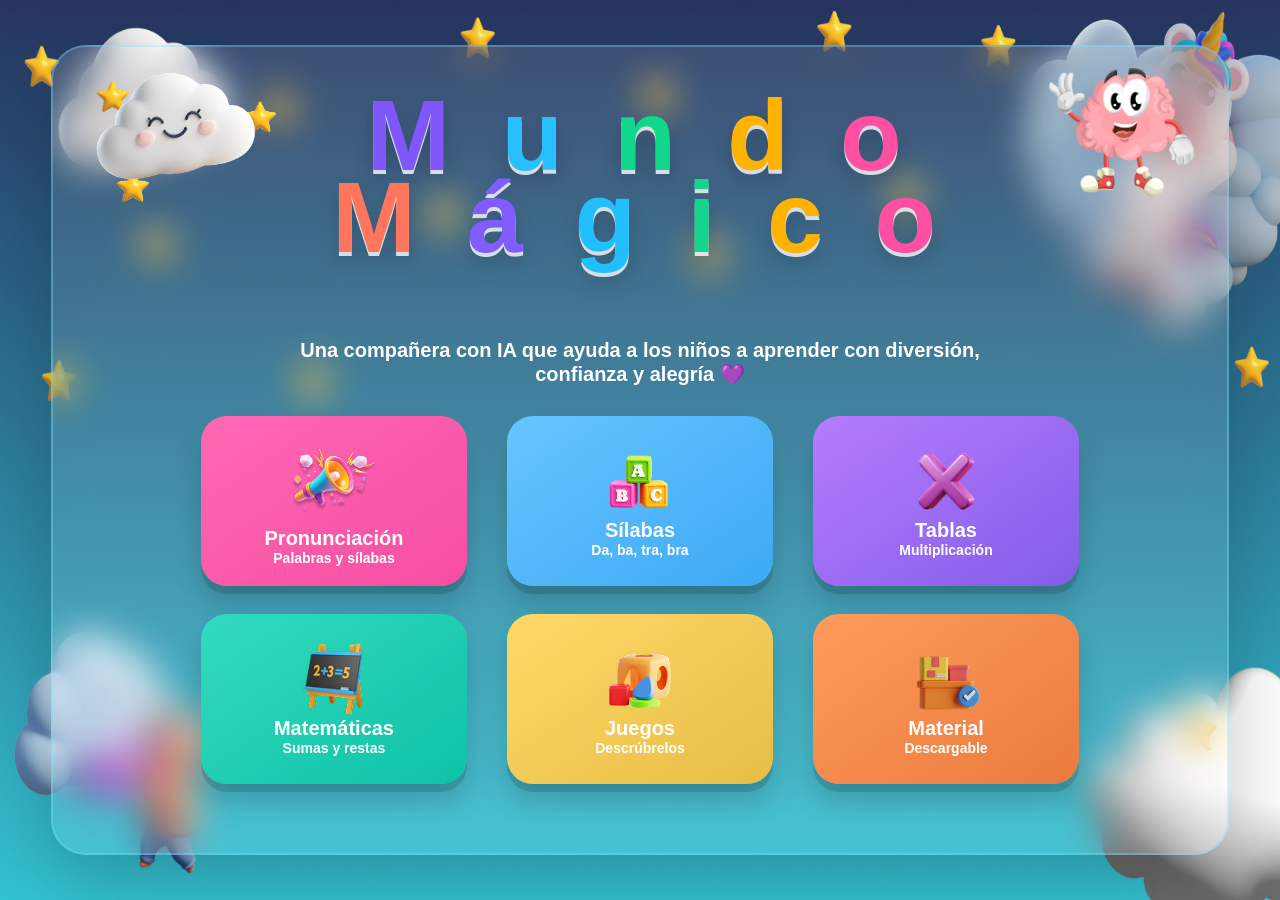
<file: index.html>
<!doctype html>
<html lang="es">

<head>
    <meta charset="UTF-8" />
    <meta name="viewport" content="width=device-width, initial-scale=1.0" />
    <title>MagiMente</title>
    <link rel="stylesheet" href="style.css" />
</head>

<body>
    <main class="app">
        <section id="menu" class="screen active home-screen">
            <div class="top-decoration">
                <img src="./assets/nube.png" class="cloud-img" />

                <div class="profile">
                    <img src="./assets/personaje.png" class="brain-img" />
                </div>
            </div>

            <header class="main-header">
                <h1 class="titulo-magico">
                    <span class="letra1">M</span>
                    <span class="letra2">u</span>
                    <span class="letra3">n</span>
                    <span class="letra4">d</span>
                    <span class="letra5">o</span>

                    <br />

                    <span class="letra6">M</span>
                    <span class="letra7">á</span>
                    <span class="letra8">g</span>
                    <span class="letra9">i</span>
                    <span class="letra10">c</span>
                    <span class="letra11">o</span>
                </h1>

                <p>
                    Una compañera con IA que ayuda a los niños a aprender con diversión, confianza y alegría 💜
                </p>
            </header>

            <div class="cards">
                <button class="card pink" onclick="abrirActividad('pronunciacion', 'pink')">
						<img
							src="./assets/bocina.png"
							class="card-image" />

						<h2>Pronunciación</h2>

						<p>Palabras y sílabas</p>
					</button>

                <button class="card blue" onclick="abrirActividad('silabas', 'blue')">
						<img src="./assets/silabas.png" class="card-image" />

						<h2>Sílabas</h2>

						<p>Da, ba, tra, bra</p>
					</button>

                <button class="card purple" onclick="abrirActividad('tablas', 'purple')">
						<img src="./assets/tabalas.png" class="card-image" />

						<h2>Tablas</h2>

						<p>Multiplicación</p>
					</button>

                <button class="card green" onclick="abrirActividad('matematicas', 'green')">
						<img
							src="./assets/mate.png"
							class="card-image" />

						<h2>Matemáticas</h2>

						<p>Sumas y restas</p>
					</button>

                <button class="card yellow" onclick="abrirMenuJuegos()">
						<img src="./assets/juegos.png" class="card-image" />

						<h2>Juegos</h2>

						<p>Descrúbrelos</p>
					</button>

                <button class="card orange" onclick="descargarMaterial()">
						<img src="./assets/archivos.png" class="card-image" />

						<h2>Material</h2>

						<p>Descargable</p>
					</button>
            </div>
        </section>


    </main>

    <script src="script.js"></script>
</body>

</html>
</file>
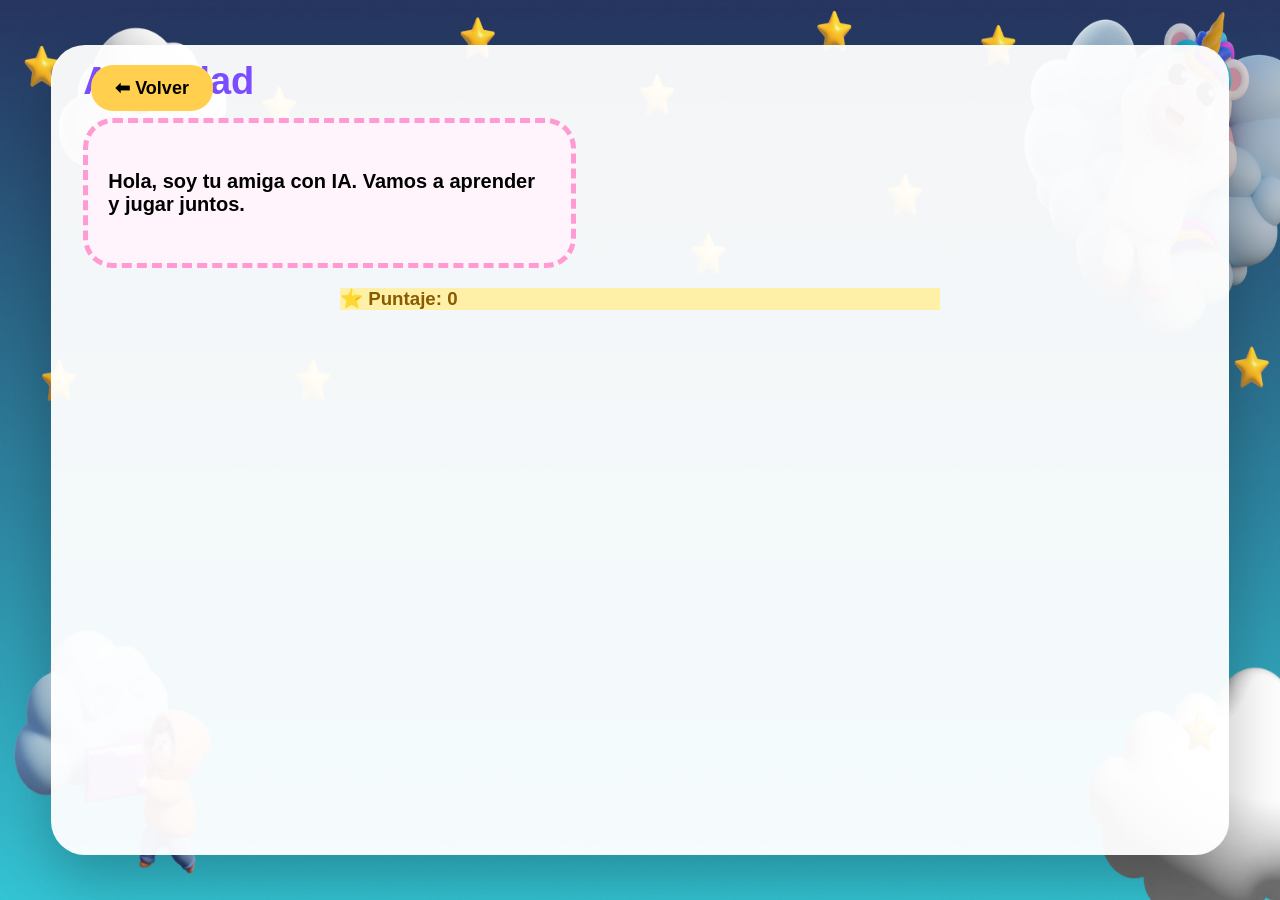
<file: activity.html>
<!doctype html>
<html lang="es">

<head>
    <meta charset="UTF-8" />
    <meta name="viewport" content="width=device-width, initial-scale=1.0" />
    <title>Actividad - MagiMente</title>
    <link rel="stylesheet" href="style.css" />
</head>

<body>
    <main class="app">
        <section id="actividad" class="screen activity-screen active">
            <button class="back" onclick="volverMenu()">⬅ Volver</button>

            <div class="contenedor-juego">
                <div class="lado-izquierdo">
                    <h2 id="tituloActividad">Actividad</h2>

                    <!-- Pantalla de selección de tablas -->
                    <div id="selectorTablas" class="table-selector" style="display: none;">
                        <p class="selector-titulo">Selecciona una tabla para aprender</p>
                        <div id="contenedorTablas" class="tablas-grid"></div>
                    </div>

                    <div id="pregunta" class="question">
                        Hola, soy tu amiga con IA. Vamos a aprender y jugar juntos.
                    </div>

                    <button id="botonEscuchar" class="boton-escuchar" style="display: none;" onclick="iniciarEscucha()">
                        🎤 Ahora dilo
                    </button>

                    <h3 id="respuesta" class="answer"></h3>
                </div>

                <div class="lado-derecho">
                    <div id="juegoOpciones" class="game-options"></div>
                </div>
            </div>

            <h3 id="puntaje" class="score">⭐ Puntaje: 0</h3>
        </section>

        <div id="pantallaGanaste" class="pantalla-ganaste oculta">
            <div id="confeti-container"></div>
            <div class="ganaste-contenido">
                <div class="ganaste-trofeo">🏆</div>
                <h1 class="ganaste-titulo">¡Felicidades!</h1>
                <p class="ganaste-subtitulo">¡Lo hiciste muy bien! 🎉✨</p>
                <button class="ganaste-btn" onclick="cerrarYVolverMenu()">🏠 Volver al menú</button>
            </div>
        </div>
    </main>

    <script src="script.js"></script>
    <script src="activity-script.js"></script>
</body>

</html>
</file>
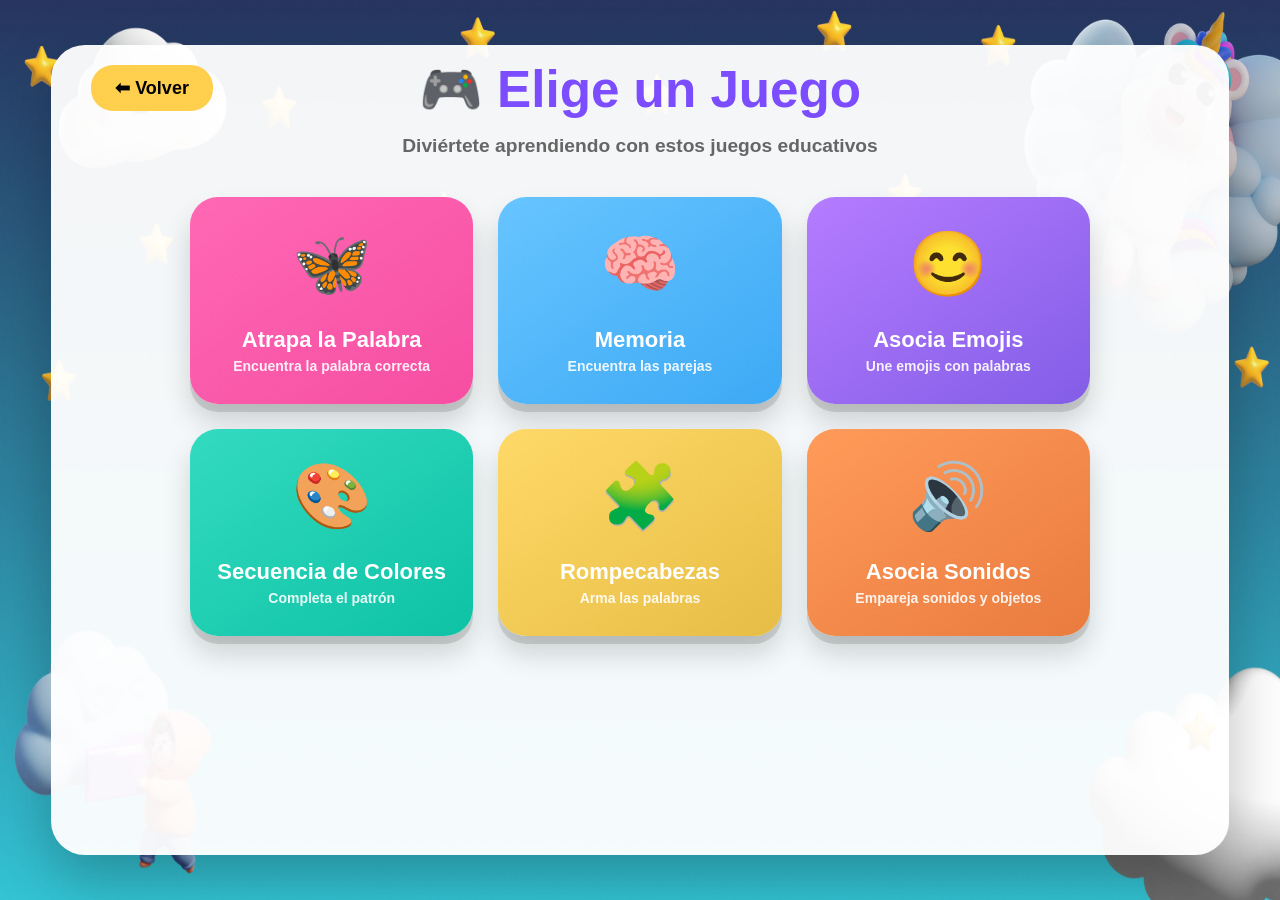
<file: games.html>
<!doctype html>
<html lang="es">

<head>
    <meta charset="UTF-8" />
    <meta name="viewport" content="width=device-width, initial-scale=1.0" />
    <title>Juegos - MagiMente</title>
    <link rel="stylesheet" href="style.css" />
</head>

<body>
    <main class="app">
        <section id="juegos" class="screen activity-screen active">
            <button class="back" onclick="window.close()">⬅ Volver</button>

            <header class="menu-header">
                <h1>🎮 Elige un Juego</h1>
                <p>Diviértete aprendiendo con estos juegos educativos</p>
            </header>

            <div class="juegos-grid">
                <button class="juego-card juego-atrapa" onclick="abrirJuego('juego', 'yellow')">
                    <div class="juego-icono">🦋</div>
                    <h3>Atrapa la Palabra</h3>
                    <p>Encuentra la palabra correcta</p>
                </button>

                <button class="juego-card juego-memoria" onclick="abrirJuego('memoria', 'blue')">
                    <div class="juego-icono">🧠</div>
                    <h3>Memoria</h3>
                    <p>Encuentra las parejas</p>
                </button>

                <button class="juego-card juego-emojis" onclick="abrirJuego('emojis', 'purple')">
                    <div class="juego-icono">😊</div>
                    <h3>Asocia Emojis</h3>
                    <p>Une emojis con palabras</p>
                </button>

                <button class="juego-card juego-colores" onclick="abrirJuego('colores', 'green')">
                    <div class="juego-icono">🎨</div>
                    <h3>Secuencia de Colores</h3>
                    <p>Completa el patrón</p>
                </button>

                <button class="juego-card juego-rompecabezas" onclick="abrirJuego('rompecabezas', 'orange')">
                    <div class="juego-icono">🧩</div>
                    <h3>Rompecabezas</h3>
                    <p>Arma las palabras</p>
                </button>

                <button class="juego-card juego-sonidos" onclick="abrirJuego('sonidos', 'pink')">
                    <div class="juego-icono">🔊</div>
                    <h3>Asocia Sonidos</h3>
                    <p>Empareja sonidos y objetos</p>
                </button>
            </div>
        </section>
    </main>

    <script>
        function abrirJuego(tipo, color) {
            window.open(`activity.html?tipo=${tipo}&color=${color}`, '_blank')
        }
    </script>
</body>

</html>
</file>
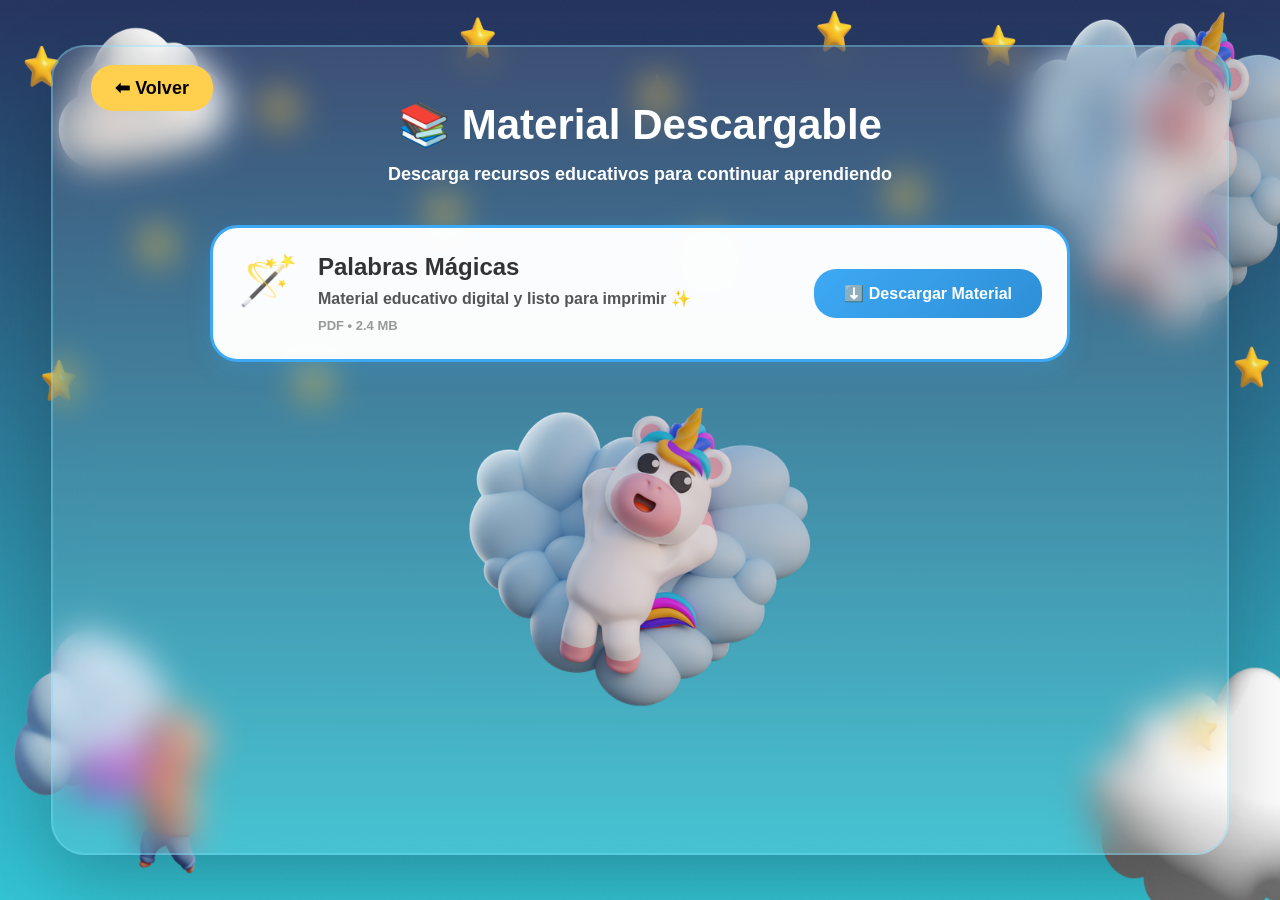
<file: material.html>
<!doctype html>
<html lang="es">

<head>
    <meta charset="UTF-8" />
    <meta name="viewport" content="width=device-width, initial-scale=1.0" />
    <title>Material Descargable - MagiMente</title>
    <link rel="stylesheet" href="style.css" />
</head>

<body>
    <main class="app">
        <section id="material" class="screen activity-screen active">
            <button class="back" onclick="window.close()">⬅ Volver</button>

            <div class="material-container">
                <h2>📚 Material Descargable</h2>
                <p class="material-subtitle">Descarga recursos educativos para continuar aprendiendo</p>

                <div class="material-lista">
                    <a href="https://example.com/guia-palabras.pdf" target="_blank" class="material-item">
                        <div class="material-info">
                            <div class="material-icon-large">🪄</div>
                            <div class="material-texto">
                                <h3>Palabras Mágicas</h3>
                                <p>Material educativo digital y listo para imprimir ✨</p>
                                <span class="material-tipo">PDF • 2.4 MB</span>
                            </div>
                        </div>
                        <div class="material-btn-grande">⬇️ Descargar Material</div>
                    </a>
                </div>

                <div class="mascota-container">
                    <img src="./assets/unicornio.png" alt="MagiMente" class="mascota-flotante">
                </div>
            </div>
        </section>


    </main>

    <script src="script.js"></script>
</body>

</html>
</file>
<file: style.css>
* {
    box-sizing: border-box;
}

body {
    margin: 0;
    width: 100vw;
    height: 100vh;
    font-family: 'Comic Sans MS', Arial, sans-serif;
    background: url('./assets/fondo.png');
    background-size: 100% 100%;
    background-position: center;
    background-repeat: no-repeat;
    display: flex;
    justify-content: center;
    align-items: center;
    overflow: hidden;
}

.app {
    width: 92vw;
    height: 90vh;
    max-width: 1700px;
}

.screen {
    display: none;
}

.screen.active {
    display: block;
}

.home-screen {
    position: relative;
    width: 100%;
    height: 100%;
    padding: 25px 70px 45px;
    border-radius: 35px;
    background: rgba(255, 255, 255, 0.1);
    backdrop-filter: blur(18px);
    box-shadow: inset 0 0 0 2px rgba(120, 220, 255, 0.35), 0 30px 80px rgba(0, 0, 0, 0.22);
    overflow: hidden;
    display: flex;
    flex-direction: column;
    justify-content: center;
}


/* Quitar nubes falsas */

.home-screen::before,
.home-screen::after {
    display: none;
}

.top-decoration {
    position: absolute;
    top: 15px;
    left: 35px;
    right: 35px;
    display: flex;
    justify-content: space-between;
    align-items: flex-start;
    z-index: 5;
}

.cloud-img {
    width: 190px;
    object-fit: contain;
    animation: flotarNube 5s ease-in-out infinite;
}

@keyframes flotarNube {
    0%,
    100% {
        transform: translateX(0) translateY(0);
    }
    50% {
        transform: translateX(25px) translateY(-15px);
    }
}

.profile {
    position: relative;
}

.brain-img {
    width: 145px;
    height: 145px;
    object-fit: contain;
    animation: rotarPersonaje 4s linear infinite;
}

@keyframes rotarPersonaje {
    0% {
        transform: rotate(0deg) scale(1);
    }
    50% {
        transform: rotate(8deg) scale(1.08);
    }
    100% {
        transform: rotate(0deg) scale(1);
    }
}


/* TÍTULO */

.main-header {
    text-align: center;
    position: relative;
    z-index: 4;
    margin-top: 19px;
    margin-bottom: 25px;
}

.titulo-magico {
    margin: 0;
    font-size: clamp(90px, 7vw, 130px);
    line-height: 0.82;
    font-weight: 900;
    letter-spacing: 14px;
    text-align: center;
    text-shadow: 0 4px 0 rgba(255, 255, 255, 0.8), 0 10px 20px rgba(0, 0, 0, 0.18);
}

.letra1 {
    color: #8057ff;
}

.letra2 {
    color: #26bfff;
}

.letra3 {
    color: #12d68c;
}

.letra4 {
    color: #ffb300;
}

.letra5 {
    color: #ff4fa3;
}

.letra6 {
    color: #ff765c;
}

.letra7 {
    color: #815cff;
}

.letra8 {
    color: #22bfff;
}

.letra9 {
    color: #13d68c;
}

.letra10 {
    color: #ffb300;
}

.letra11 {
    color: #ff4fa3;
}

.main-header p {
    margin: 90px auto 35px;
    max-width: 760px;
    font-size: clamp(22px, 1.8vw, 32px);
    line-height: 1.2;
    font-weight: 900;
    color: white;
}


/* TARJETAS */

.cards {
    position: relative;
    z-index: 4;
    width: 58%;
    margin: 39px auto 0 auto;
    display: grid;
    grid-template-columns: repeat(3, 1fr);
    gap: 28px 45px;
}

.card {
    min-height: 160px;
    border: none;
    border-radius: 26px;
    color: white;
    cursor: pointer;
    padding: 16px;
    text-align: center;
    display: flex;
    flex-direction: column;
    justify-content: center;
    align-items: center;
    box-shadow: 0 8px 0 rgba(0, 0, 0, 0.12), 0 18px 28px rgba(0, 0, 0, 0.16);
    transition: transform 0.2s ease, filter 0.2s ease;
}

.card:hover {
    transform: translateY(-8px) scale(1.03);
    filter: brightness(1.06);
}

.card-image {
    width: 75px;
    height: 75px;
    object-fit: contain;
    margin-bottom: 8px;
}

.pink .card-image {
    width: 90px;
    height: 90px;
}

.card h2 {
    margin: 5px 0 2px;
    font-size: clamp(18px, 1.4vw, 28px);
    color: white;
    font-weight: 900;
}

.card p {
    margin: 0;
    font-size: clamp(12px, 1vw, 18px);
    font-weight: 800;
    color: white;
}


/* Colores similares a tu captura */

.pink {
    background: linear-gradient(145deg, #ff68b4, #f64ea2);
}

.blue {
    background: linear-gradient(145deg, #67c5ff, #3da9f5);
}

.purple {
    background: linear-gradient(145deg, #b57cff, #835de7);
}

.green {
    background: linear-gradient(145deg, #33dbc0, #0ec2a5);
}

.yellow {
    background: linear-gradient(145deg, #ffd968, #e6bd45);
}

.orange {
    background: linear-gradient(145deg, #ff9b5a, #e97b3e);
}


/* ACTIVIDADES */

.activity-screen {
    width: 100%;
    min-height: 90vh;
    padding: 15px 32px 20px;
    border-radius: 34px;
    background: rgba(255, 255, 255, 0.95);
    box-shadow: 0 25px 60px rgba(0, 0, 0, 0.25);
    display: flex;
    flex-direction: column;
    overflow-y: auto;
    position: relative;
}

#material.activity-screen {
    background: rgba(255, 255, 255, 0.1);
    backdrop-filter: blur(18px);
    box-shadow: inset 0 0 0 2px rgba(120, 220, 255, 0.35), 0 30px 80px rgba(0, 0, 0, 0.22);
}

.contenedor-juego {
    display: grid;
    grid-template-columns: 1fr 1.2fr;
    gap: 30px;
    flex: 1;
    align-items: center;
}

.lado-izquierdo {
    display: flex;
    flex-direction: column;
    align-items: flex-start;
    justify-content: flex-start;
    gap: 15px;
}

.lado-derecho {
    display: flex;
    justify-content: center;
    align-items: center;
}

.activity-screen.pink {
    background: linear-gradient(135deg, rgba(255, 104, 180, 0.15), rgba(246, 78, 162, 0.15)), rgba(255, 255, 255, 0.95);
}

.activity-screen.blue {
    background: linear-gradient(135deg, rgba(103, 197, 255, 0.15), rgba(61, 169, 245, 0.15)), rgba(255, 255, 255, 0.95);
}

.activity-screen.purple {
    background: linear-gradient(135deg, rgba(181, 124, 255, 0.15), rgba(131, 93, 231, 0.15)), rgba(255, 255, 255, 0.95);
}

.activity-screen.green {
    background: linear-gradient(135deg, rgba(51, 219, 192, 0.15), rgba(14, 194, 165, 0.15)), rgba(255, 255, 255, 0.95);
}

.activity-screen.yellow {
    background: linear-gradient(135deg, rgba(255, 217, 104, 0.15), rgba(230, 189, 69, 0.15)), rgba(255, 255, 255, 0.95);
}

.activity-screen.orange {
    background: linear-gradient(135deg, rgba(255, 155, 90, 0.15), rgba(233, 123, 62, 0.15)), rgba(255, 255, 255, 0.95);
}

.back {
    border: none;
    background: #ffcf4d;
    padding: 12px 24px;
    border-radius: 22px;
    font-size: 18px;
    font-weight: 900;
    cursor: pointer;
    position: absolute;
    top: 20px;
    left: 40px;
}

#tituloActividad {
    font-size: 38px;
    color: #7c4dff;
    margin: 0;
    text-align: left;
}

#logros h2 {
    text-align: center;
    font-size: 38px;
    color: #7c4dff;
    margin: 0;
}

.question {
    background: #fff4fb;
    border: 5px dashed #ff9bd2;
    border-radius: 30px;
    padding: 20px;
    font-size: 20px;
    font-weight: 900;
    min-height: 150px;
    text-align: left;
    margin: 0;
    display: flex;
    align-items: center;
    justify-content: flex-start;
    width: 100%;
    max-width: 100%;
}


}
.answer,
.score {
    border-radius: 24px;
    padding: 16px;
    text-align: center;
    font-size: 22px;
}
.answer {
    background: #e9f7ff;
    color: #2364aa;
    margin: 0;
    display: none;
}
.score {
    background: #fff0a8;
    color: #8a5a00;
    margin: 20px auto 0 auto;
    width: 100%;
    max-width: 600px;
}
.game-options {
    display: flex;
    justify-content: center;
    align-items: center;
    width: 100%;
    gap: 15px;
    flex-wrap: wrap;
    margin: 0;
}
.option {
    border: none;
    background: white;
    border-radius: 24px;
    padding: 20px;
    font-size: 26px;
    font-weight: 900;
    color: #33235c;
    box-shadow: 0 10px 22px rgba(0, 0, 0, 0.12);
    cursor: pointer;
    transition: all 0.3s ease;
}
.option:hover {
    transform: translateY(-6px) scale(1.05);
    box-shadow: 0 14px 28px rgba(0, 0, 0, 0.18);
}
.option:active {
    transform: scale(0.98);
}
.option:disabled {
    cursor: not-allowed;
    opacity: 0.5;
}
.option span {
    display: block;
    font-size: 55px;
}

/* SELECTOR DE TABLAS */
.table-selector {
    width: 100%;
    padding: 0 20px;
}
.selector-titulo {
    text-align: center;
    font-size: 28px;
    color: #7c4dff;
    font-weight: 900;
    margin: 20px 0 30px;
}
.tablas-grid {
    display: grid;
    grid-template-columns: repeat(3, 1fr);
    gap: 25px;
    margin: 20px 0;
    max-width: 1000px;
    margin-left: auto;
    margin-right: auto;
}

/* SUMAS Y RESTAS - ESTILOS SEPARADOS */
.activity-screen.tipo-matematicas {
    display: flex !important;
    flex-direction: column !important;
    justify-content: center !important;
    align-items: center !important;
    min-height: 100% !important;
    padding: 0 !important;
    overflow-y: auto;
}
.activity-screen.tipo-matematicas .contenedor-juego {
    display: flex !important;
    flex-direction: column !important;
    justify-content: center !important;
    align-items: center !important;
    width: 100% !important;
    max-width: 600px;
    margin: 0 auto !important;
    min-height: auto !important;
    gap: 20px !important;
    padding-bottom: 30px;
}
.activity-screen.tipo-matematicas .lado-izquierdo {
    width: 100% !important;
    text-align: center !important;
    justify-content: center !important;
    align-items: center !important;
}
.activity-screen.tipo-matematicas .lado-derecho {
    width: 100% !important;
    margin-top: 0 !important;
}
.activity-screen.tipo-matematicas .question {
    padding: 25px 30px !important;
    min-height: auto !important;
    display: none !important;
    flex-direction: column !important;
    justify-content: center !important;
    align-items: center !important;
    line-height: 1.6 !important;
    gap: 15px !important;
    text-align: center !important;
    font-size: 22px !important;
}
.activity-screen.tipo-matematicas .question[style*="display: block"],
.activity-screen.tipo-matematicas .question[style*="display:block"] {
    display: block !important;
}
.activity-screen.tipo-matematicas #tituloActividad {
    font-size: 36px;
    margin-bottom: 20px;
}
.activity-screen.tipo-matematicas .score {
    margin: 5px auto 0 auto !important;
}

/* RESPONSIVE SUMAS Y RESTAS - MÓVIL */
@media (max-width: 480px) {
    .activity-screen.tipo-matematicas {
        min-height: auto;
        padding-top: 340px;
        padding-bottom: 80px;
        justify-content: flex-start;
    }
    
    .activity-screen.tipo-matematicas .contenedor-juego {
        max-width: 100%;
        padding: 20px 12px;
        margin-bottom: 30px;
    }
    
    .activity-screen.tipo-matematicas #tituloActividad {
        font-size: 24px;
        margin-bottom: 20px;
        margin-top: 80px;
    }
    
    .activity-screen.tipo-matematicas .question {
        font-size: 15px;
        padding: 25px 16px !important;
        gap: 15px !important;
        margin-bottom: 15px;
    }
    
    .activity-screen.tipo-matematicas .score {
        font-size: 13px;
        padding: 12px;
        margin-top: 8px !important;
        margin-bottom: 20px;
    }
}

/* RESPONSIVE SUMAS Y RESTAS - TABLET PEQUEÑA */
@media (min-width: 481px) and (max-width: 768px) {
    .activity-screen.tipo-matematicas {
        min-height: auto;
        padding-top: 150px;
        padding-bottom: 35px;
    }
    
    .activity-screen.tipo-matematicas .contenedor-juego {
        max-width: 95%;
        padding: 0 15px;
    }
    
    .activity-screen.tipo-matematicas #tituloActividad {
        font-size: 28px;
        margin-bottom: 18px;
        margin-top: 15px;
    }
    
    .activity-screen.tipo-matematicas .question {
        font-size: 17px;
        padding: 22px 22px !important;
        gap: 14px !important;
    }
    
    .activity-screen.tipo-matematicas .score {
        font-size: 14px;
        padding: 14px;
        margin-top: 5px !important;
    }
}

/* RESPONSIVE SUMAS Y RESTAS - TABLET */
@media (min-width: 769px) and (max-width: 1024px) {
    .activity-screen.tipo-matematicas {
        padding-top: 120px;
        padding-bottom: 70px;
    }
    
    .activity-screen.tipo-matematicas .contenedor-juego {
        max-width: 650px;
        padding: 25px 15px;
        margin-bottom: 30px;
    }
    
    .activity-screen.tipo-matematicas #tituloActividad {
        font-size: 32px;
        margin-bottom: 25px;
        margin-top: 20px;
    }
    
    .activity-screen.tipo-matematicas .question {
        font-size: 19px;
        padding: 32px 35px !important;
        gap: 18px !important;
        margin-bottom: 15px;
    }
    
    .activity-screen.tipo-matematicas .score {
        font-size: 16px;
        padding: 15px;
        margin-top: 10px !important;
        margin-bottom: 20px;
    }
}

/* RESPONSIVE SUMAS Y RESTAS - DESKTOP */
@media (min-width: 1025px) {
    .activity-screen.tipo-matematicas #tituloActividad {
        font-size: 36px;
        margin-bottom: 25px;
    }
    
    .activity-screen.tipo-matematicas .question {
        padding: 30px 35px !important;
        gap: 18px !important;
    }
    
    .activity-screen.tipo-matematicas .score {
        font-size: 18px;
        padding: 16px;
    }
}

/* RESPONSIVE TABLAS - MÓVIL */
@media (max-width: 768px) {
    .tablas-grid {
        grid-template-columns: repeat(3, 1fr);
        gap: 15px;
        margin: 15px 0;
    }
}
@media (max-width: 480px) {
    .tablas-grid {
        display: flex;
        flex-direction: row;
        overflow-x: auto;
        overflow-y: hidden;
        gap: 15px;
        margin: 15px auto;
        padding: 10px 0;
        width: 100%;
        scroll-behavior: smooth;
        -webkit-overflow-scrolling: touch;
    }
    
    .tablas-grid::-webkit-scrollbar {
        height: 6px;
    }
    
    .tablas-grid::-webkit-scrollbar-track {
        background: rgba(0, 0, 0, 0.1);
        border-radius: 10px;
    }
    
    .tablas-grid::-webkit-scrollbar-thumb {
        background: rgba(0, 0, 0, 0.3);
        border-radius: 10px;
    }
    
    .tabla-card {
        min-height: 150px;
        padding: 20px;
        min-width: calc(100% - 30px);
        flex-shrink: 0;
    }
    
    .tabla-numero {
        font-size: 48px;
        margin-bottom: 10px;
    }
    
    .tabla-label {
        font-size: 20px;
        font-weight: 900;
    }
}
.tabla-card {
    background: linear-gradient(135deg, #ff68b4, #f64ea2);
    border: none;
    border-radius: 24px;
    padding: 25px;
    cursor: pointer;
    display: flex;
    flex-direction: column;
    justify-content: center;
    align-items: center;
    min-height: 140px;
    box-shadow: 0 8px 0 rgba(0, 0, 0, 0.12), 0 18px 28px rgba(0, 0, 0, 0.16);
    transition: transform 0.2s ease, filter 0.2s ease;
    color: white;
    font-weight: 900;
}
.tabla-card:hover {
    transform: translateY(-8px) scale(1.05);
    filter: brightness(1.08);
}
.tabla-numero {
    font-size: 48px;
    margin-bottom: 8px;
}
.tabla-label {
    font-size: 14px;
    opacity: 0.95;
}
.tabla-card.tabla-todas {
    background: linear-gradient(145deg, #ff1493, #ff69b4);
    border: 3px solid rgba(255, 255, 255, 0.4);
}
.tabla-card.tabla-todas:hover {
    transform: translateY(-12px) scale(1.08);
    filter: brightness(1.12);
}
.tabla-card.tabla-1 {
    background: linear-gradient(145deg, #ff68b4, #f64ea2);
}
.tabla-card.tabla-2 {
    background: linear-gradient(145deg, #67c5ff, #3da9f5);
}
.tabla-card.tabla-3 {
    background: linear-gradient(145deg, #b57cff, #835de7);
}
.tabla-card.tabla-4 {
    background: linear-gradient(145deg, #33dbc0, #0ec2a5);
}
.tabla-card.tabla-5 {
    background: linear-gradient(145deg, #ffd968, #e6bd45);
}
.tabla-card.tabla-6 {
    background: linear-gradient(145deg, #ff9b5a, #e97b3e);
}
.tabla-card.tabla-7 {
    background: linear-gradient(145deg, #ff68b4, #f64ea2);
}
.tabla-card.tabla-8 {
    background: linear-gradient(145deg, #67c5ff, #3da9f5);
}
.tabla-card.tabla-9 {
    background: linear-gradient(145deg, #b57cff, #835de7);
}
.tabla-card.tabla-10 {
    background: linear-gradient(145deg, #33dbc0, #0ec2a5);
}

/* BOTONES DE OPERACIÓN (SUMA/RESTA) */
.operacion-btn {
    background: white;
    border: 3px solid #ddd;
    border-radius: 28px;
    padding: 25px;
    font-size: 20px;
    font-weight: 900;
    color: #333;
    cursor: pointer;
    display: flex;
    flex-direction: column;
    justify-content: center;
    align-items: center;
    min-height: 160px;
    box-shadow: 0 8px 20px rgba(0, 0, 0, 0.1);
    transition: all 0.3s ease;
    user-select: none;
    touch-action: none;
}
.operacion-btn:hover {
    transform: translateY(-8px) scale(1.05);
    box-shadow: 0 12px 30px rgba(0, 0, 0, 0.2);
    filter: brightness(0.98);
}
.operacion-btn:active {
    transform: translateY(-4px) scale(1.02);
}
.operacion-icon {
    font-size: 56px;
    margin-bottom: 10px;
    display: block;
}
.operacion-texto {
    font-size: 18px;
    display: block;
}
.suma-btn {
    border-color: #0ec2a5;
    background: linear-gradient(135deg, rgba(14, 194, 165, 0.1), rgba(14, 194, 165, 0.05));
}
.suma-btn:hover {
    background: linear-gradient(135deg, rgba(14, 194, 165, 0.2), rgba(14, 194, 165, 0.1));
    border-color: #0ec2a5;
    box-shadow: 0 12px 30px rgba(14, 194, 165, 0.3);
}
.resta-btn {
    border-color: #ff4fa3;
    background: linear-gradient(135deg, rgba(255, 79, 163, 0.1), rgba(255, 79, 163, 0.05));
}
.resta-btn:hover {
    background: linear-gradient(135deg, rgba(255, 79, 163, 0.2), rgba(255, 79, 163, 0.1));
    border-color: #ff4fa3;
    box-shadow: 0 12px 30px rgba(255, 79, 163, 0.3);
}
.mixto-btn {
    border-color: #8057ff;
    background: linear-gradient(135deg, rgba(128, 87, 255, 0.1), rgba(128, 87, 255, 0.05));
}
.mixto-btn:hover {
    background: linear-gradient(135deg, rgba(128, 87, 255, 0.2), rgba(128, 87, 255, 0.1));
    border-color: #8057ff;
    box-shadow: 0 12px 30px rgba(128, 87, 255, 0.3);
}

/* GRID DE OPERACIONES */
.operaciones-grid {
    display: grid;
    grid-template-columns: repeat(2, 1fr);
    gap: 20px;
    margin: 20px 0;
}
.operacion-card {
    background: white;
    border: 3px solid #ddd;
    border-radius: 24px;
    padding: 25px;
    font-size: 24px;
    font-weight: 900;
    color: #333;
    cursor: pointer;
    display: flex;
    flex-direction: column;
    justify-content: center;
    align-items: center;
    min-height: 140px;
    box-shadow: 0 6px 18px rgba(0, 0, 0, 0.1);
    transition: all 0.3s ease;
    user-select: none;
    touch-action: none;
}
.operacion-card:hover {
    transform: translateY(-6px) scale(1.04);
    box-shadow: 0 10px 26px rgba(0, 0, 0, 0.15);
}
.operacion-card:active {
    transform: translateY(-2px) scale(1.01);
}
.operacion-display {
    font-size: 32px;
    font-weight: bold;
    margin-bottom: 10px;
    color: #333;
}
.operacion-icon-card {
    font-size: 40px;
}
.suma-card {
    border-color: #0ec2a5;
    background: linear-gradient(135deg, rgba(14, 194, 165, 0.08), rgba(14, 194, 165, 0.02));
}
.suma-card:hover {
    background: linear-gradient(135deg, rgba(14, 194, 165, 0.15), rgba(14, 194, 165, 0.08));
    border-color: #0ec2a5;
    box-shadow: 0 10px 26px rgba(14, 194, 165, 0.25);
}
.resta-card {
    border-color: #ff4fa3;
    background: linear-gradient(135deg, rgba(255, 79, 163, 0.08), rgba(255, 79, 163, 0.02));
}
.resta-card:hover {
    background: linear-gradient(135deg, rgba(255, 79, 163, 0.15), rgba(255, 79, 163, 0.08));
    border-color: #ff4fa3;
    box-shadow: 0 10px 26px rgba(255, 79, 163, 0.25);
}
.operacion-selected {
    transform: scale(0.95);
    opacity: 0.6;
}

/* GRID DE RESPUESTAS */
.respuestas-grid {
    display: grid;
    grid-template-columns: repeat(3, 1fr);
    gap: 15px;
    margin: 20px 0;
}
.respuesta-btn {
    background: white;
    border: 3px solid #8057ff;
    border-radius: 20px;
    padding: 20px;
    font-size: 28px;
    font-weight: 900;
    color: #333;
    cursor: pointer;
    display: flex;
    justify-content: center;
    align-items: center;
    min-height: 100px;
    box-shadow: 0 6px 16px rgba(128, 87, 255, 0.15);
    transition: all 0.3s ease;
    user-select: none;
}
.respuesta-btn:hover {
    transform: translateY(-6px) scale(1.06);
    box-shadow: 0 10px 24px rgba(128, 87, 255, 0.3);
    background: linear-gradient(135deg, rgba(128, 87, 255, 0.08), rgba(128, 87, 255, 0.02));
}
.respuesta-btn:active {
    transform: translateY(-2px) scale(1.02);
}
.numero-respuesta {
    font-size: 36px;
    font-weight: bold;
}

/* MENÚ DE JUEGOS */
.menu-header {
    text-align: center;
    margin-bottom: 40px;
}
.menu-header h1 {
    margin: 0;
    font-size: clamp(32px, 4vw, 52px);
    color: #7c4dff;
    font-weight: 900;
}
.menu-header p {
    margin: 15px 0 0;
    font-size: clamp(16px, 1.5vw, 24px);
    color: #666;
    font-weight: 600;
}
.juegos-grid {
    display: grid;
    grid-template-columns: repeat(3, 1fr);
    gap: 25px;
    width: 100%;
    max-width: 900px;
    margin: 0 auto;
}
.juego-card {
    border: none;
    border-radius: 28px;
    padding: 30px 20px;
    cursor: pointer;
    display: flex;
    flex-direction: column;
    justify-content: center;
    align-items: center;
    min-height: 200px;
    box-shadow: 0 8px 0 rgba(0, 0, 0, 0.12), 0 18px 28px rgba(0, 0, 0, 0.16);
    transition: transform 0.3s ease, filter 0.3s ease;
    color: white;
    font-family: 'Comic Sans MS', Arial, sans-serif;
    font-weight: 900;
}
.juego-card:hover {
    transform: translateY(-12px) scale(1.05);
    filter: brightness(1.08);
}
.juego-icono {
    font-size: 64px;
    margin-bottom: 15px;
    display: block;
}
.juego-card h3 {
    margin: 10px 0 5px;
    font-size: 22px;
    color: white;
    text-align: center;
}
.juego-card p {
    margin: 0;
    font-size: 14px;
    color: rgba(255, 255, 255, 0.9);
    text-align: center;
}
.juego-atrapa {
    background: linear-gradient(145deg, #ff68b4, #f64ea2);
}
.juego-memoria {
    background: linear-gradient(145deg, #67c5ff, #3da9f5);
}
.juego-emojis {
    background: linear-gradient(145deg, #b57cff, #835de7);
}
.juego-colores {
    background: linear-gradient(145deg, #33dbc0, #0ec2a5);
}
.juego-rompecabezas {
    background: linear-gradient(145deg, #ffd968, #e6bd45);
}
.juego-sonidos {
    background: linear-gradient(145deg, #ff9b5a, #e97b3e);
}

/* RESPONSIVE JUEGOS MENU - MÓVIL */
@media (max-width: 480px) {
    #juegos {
        padding-top: 70px;
        padding-bottom: 60px;
        justify-content: flex-start;
    }
    
    .menu-header {
        margin-bottom: 25px;
        margin-top: 60px;
    }
    
    .menu-header h1 {
        font-size: 24px;
        margin-bottom: 10px;
    }
    
    .menu-header p {
        font-size: 14px;
        margin: 8px 0 0;
    }
    
    .juegos-grid {
        display: flex !important;
        flex-direction: column;
        flex-wrap: wrap;
        overflow-x: auto;
        -webkit-overflow-scrolling: touch;
        gap: 15px;
        max-width: 100%;
        padding: 0 12px 15px 12px;
        margin: 0 auto;
        height: 380px;
        align-content: flex-start;
    }
    
    .juego-card {
        min-height: 160px;
        padding: 20px 15px;
        border-radius: 20px;
        box-shadow: 0 4px 0 rgba(0, 0, 0, 0.1), 0 10px 20px rgba(0, 0, 0, 0.12);
        flex-basis: calc(100% - 30px);
        flex-shrink: 0;
        width: calc(100% - 30px);
    }
    
    .juego-icono {
        font-size: 48px;
        margin-bottom: 10px;
    }
    
    .juego-card h3 {
        font-size: 16px;
        margin: 8px 0 3px;
    }
    
    .juego-card p {
        font-size: 12px;
    }
    
    .juego-card:hover {
        transform: translateY(-6px) scale(1.03);
    }
}

/* RESPONSIVE JUEGOS MENU - TABLET PEQUEÑA */
@media (min-width: 481px) and (max-width: 768px) {
    #juegos {
        padding-top: 150px;
        padding-bottom: 50px;
        justify-content: flex-start;
    }
    
    .menu-header {
        margin-bottom: 30px;
    }
    
    .menu-header h1 {
        font-size: 28px;
    }
    
    .menu-header p {
        font-size: 16px;
    }
    
    .juegos-grid {
        grid-template-columns: repeat(2, 1fr);
        gap: 20px;
        max-width: 95%;
        padding: 0 15px;
    }
    
    .juego-card {
        min-height: 180px;
        padding: 25px 18px;
    }
    
    .juego-icono {
        font-size: 56px;
        margin-bottom: 12px;
    }
    
    .juego-card h3 {
        font-size: 18px;
        margin: 10px 0 4px;
    }
    
    .juego-card p {
        font-size: 13px;
    }
}

/* JUEGO DE MEMORIA */
.memoria-grid {
    display: grid;
    grid-template-columns: repeat(4, 1fr);
    gap: 16px;
    max-width: 550px;
    width: 100%;
    padding: 0;
    margin: 0;
    place-items: center;
}
.memoria-carta {
    aspect-ratio: 0.95;
    position: relative;
    background: linear-gradient(145deg, #67c5ff, #3da9f5);
    border: none;
    border-radius: 16px;
    cursor: pointer;
    display: flex;
    justify-content: center;
    align-items: center;
    font-size: 48px;
    font-weight: 900;
    min-height: 140px;
    perspective: 1000px;
    box-shadow: 0 8px 16px rgba(0, 0, 0, 0.15);
    transition: all 0.3s ease;
    overflow: hidden;
}
.memoria-carta:hover:not(.volteada) {
    transform: scale(1.08);
}
.memoria-cara-frontal,
.memoria-cara-trasera {
    position: absolute;
    width: 100%;
    height: 100%;
    display: flex;
    justify-content: center;
    align-items: center;
    border-radius: 16px;
    font-weight: 900;
    padding: 12px;
    box-sizing: border-box;
}
.memoria-cara-frontal {
    background: linear-gradient(145deg, #67c5ff, #3da9f5);
    color: white;
    z-index: 2;
    transition: opacity 0.3s ease;
    font-size: 48px;
}
.memoria-cara-trasera {
    background: white;
    color: #333;
    opacity: 0;
    z-index: 1;
    font-size: 20px;
    text-align: center;
    line-height: 1.2;
    word-break: break-word;
}
.memoria-emoji {
    font-size: 50px;
    display: block;
}
.memoria-carta.volteada {
    border: 4px solid #0ec2a5;
    box-shadow: 0 0 20px rgba(14, 194, 165, 0.6), 0 8px 16px rgba(0, 0, 0, 0.15);
}
.memoria-carta.volteada .memoria-cara-frontal {
    opacity: 0;
}
.memoria-carta.volteada .memoria-cara-trasera {
    opacity: 1;
}

/* PORTÁTILES PEQUEÑOS */
@media (max-width: 1366px) and (min-width: 1025px) {
    .home-screen {
        padding: 30px 40px 50px;
    }
    
    .cards {
        width: 80%;
        gap: 28px 40px;
        margin: 30px auto 0 auto;
    }
    
    .card {
        min-height: 170px;
        padding: 18px;
        border-radius: 26px;
        display: flex;
        flex-direction: column;
        justify-content: center;
        align-items: center;
    }
    
    .card h2 {
        margin: 0;
        font-size: 20px;
    }
    
    .card p {
        margin: 0;
        font-size: 14px;
    }
    
    .card-image {
        width: 75px;
        height: 75px;
        margin: 0;
    }
    
    .pink .card-image {
        width: 90px;
        height: 90px;
    }
    
    .titulo-magico {
        font-size: 100px;
        letter-spacing: 12px;
    }
    
    .main-header p {
        font-size: 20px;
        margin: 80px auto 30px;
    }
}

/* TABLET - IPAD */
@media (max-width: 1024px) and (min-width: 768px) {
    body {
        height: auto;
        min-height: 100vh;
        overflow-y: auto;
        background-size: cover;
    }
    
    .app {
        width: 95vw;
        height: auto;
        padding: 8px 0;
    }
    
    .home-screen {
        height: auto;
        min-height: 95vh;
        padding: 25px 25px 35px;
        border-radius: 30px;
    }
    
    .top-decoration {
        position: static;
        display: flex;
        justify-content: center;
        gap: 40px;
        margin-bottom: 20px;
        z-index: 5;
    }
    
    .cloud-img {
        width: 140px;
    }
    
    .brain-img {
        width: 120px;
        height: 120px;
    }
    
    .main-header {
        margin-top: 15px;
        margin-bottom: 20px;
    }
    
    .titulo-magico {
        font-size: 56px;
        letter-spacing: 5px;
        line-height: 1.1;
    }
    
    .main-header p {
        font-size: 18px;
        margin: 20px auto 25px;
        max-width: 100%;
    }
    
    .cards {
        width: 90%;
        grid-template-columns: repeat(2, 1fr);
        gap: 20px;
        margin-top: 20px;
    }
    
    .card {
        min-height: 160px;
    }
    
    .card-image {
        width: 75px;
        height: 75px;
    }
    
    .pink .card-image {
        width: 85px;
        height: 85px;
    }
}

/* MÓVIL */
@media (max-width: 767px) {
    body {
        height: auto;
        min-height: 100vh;
        overflow-y: auto;
        background-size: cover;
    }
    
    .app {
        width: 96vw;
        height: auto;
        padding: 10px 0;
    }
    
    .home-screen {
        height: auto;
        min-height: 95vh;
        padding: 20px 15px 30px;
        border-radius: 28px;
    }
    
    .top-decoration {
        position: static;
        display: flex;
        justify-content: center;
        gap: 30px;
        margin-bottom: 15px;
        z-index: 5;
    }
    
    .cloud-img {
        width: 100px;
    }
    
    .brain-img {
        width: 90px;
        height: 90px;
    }
    
    .main-header {
        margin-top: 10px;
        margin-bottom: 15px;
    }
    
    .titulo-magico {
        font-size: 48px;
        letter-spacing: 4px;
        line-height: 1.3;
        margin: 0 0 10px 0;
    }
    
    .main-header p {
        font-size: 16px;
        margin: 15px auto 20px;
        max-width: 100%;
    }
    
    .cards {
        width: 100%;
        grid-template-columns: 1fr;
        gap: 18px;
    }
    
    .card {
        min-height: 150px;
    }
    
    .card-image {
        width: 80px;
        height: 80px;
    }
    
    .game-options {
        grid-template-columns: 1fr;
    }
    
    .tablas-grid {
        grid-template-columns: repeat(4, 1fr);
        gap: 15px;
    }
    
    .tabla-card {
        min-height: 120px;
        padding: 18px;
    }
    
    .tabla-numero {
        font-size: 36px;
    }
    
    .tabla-label {
        font-size: 12px;
    }
    
    .operacion-btn {
        min-height: 140px;
        padding: 18px;
    }
    
    .operacion-icon {
        font-size: 42px;
        margin-bottom: 8px;
    }
    
    .operacion-texto {
        font-size: 16px;
    }
    
    .operaciones-grid {
        grid-template-columns: 1fr;
        gap: 15px;
    }
    
    .operacion-card {
        min-height: 120px;
        padding: 18px;
    }
    
    .operacion-display {
        font-size: 28px;
    }
    
    .operacion-icon-card {
        font-size: 36px;
    }
    
    .respuestas-grid {
        grid-template-columns: repeat(2, 1fr);
        gap: 12px;
    }
    
    .respuesta-btn {
        min-height: 90px;
        padding: 15px;
        font-size: 24px;
    }
    
    .numero-respuesta {
        font-size: 28px;
    }
}

/* ESTILOS ESPECÍFICOS POR TIPO DE JUEGO */
.activity-screen.tipo-juego {
    display: flex;
    flex-direction: column;
    justify-content: center;
    align-items: center;
}
.activity-screen.tipo-juego .back {
    position: absolute;
    top: 20px;
    left: 40px;
}
.activity-screen.tipo-juego .puntaje {
    position: absolute;
    bottom: 30px;
    width: auto;
    max-width: 600px;
}
.activity-screen.tipo-juego .contenedor-juego {
    display: flex;
    flex-direction: column;
    justify-content: center;
    align-items: center;
    width: 100%;
    height: 100%;
    max-width: 800px;
    margin: 0 auto;
}
.activity-screen.tipo-juego .lado-izquierdo {
    width: 100%;
    text-align: center;
    align-items: center;
    justify-content: center;
    display: flex;
    flex-direction: column;
}
.activity-screen.tipo-juego #pregunta {
    text-align: center;
    padding: 20px;
    width: 100%;
    display: flex !important;
    flex-direction: column;
    justify-content: center !important;
    align-items: center !important;
}
.activity-screen.tipo-juego .lado-derecho {
    width: 100%;
    margin-top: 30px;
    display: flex;
    justify-content: center;
}

/* RESPONSIVE ATRAPA LA PALABRA - MÓVIL */
@media (max-width: 480px) {
    .activity-screen.tipo-juego {
        padding-top: 30px;
        padding-bottom: 80px;
        justify-content: flex-start;
    }
    
    .activity-screen.tipo-juego #tituloActividad {
        font-size: 24px;
        margin-bottom: 20px;
        margin-top: 60px;
    }
    
    .activity-screen.tipo-juego .contenedor-juego {
        max-width: 100%;
        padding: 15px;
        margin-bottom: 20px;
        height: auto;
    }
    
    .activity-screen.tipo-juego .lado-izquierdo {
        width: 100%;
        padding: 0 10px;
    }
    
    .activity-screen.tipo-juego #pregunta {
        font-size: 16px;
        padding: 20px 15px !important;
        margin-bottom: 15px;
        min-height: auto;
    }
    
    .activity-screen.tipo-juego .lado-derecho {
        width: 100%;
        margin-top: 15px;
        flex-wrap: wrap;
        gap: 12px;
    }
    
    .option {
        padding: 16px 14px;
        font-size: 18px;
        min-width: 90px;
        margin: 5px;
    }
    
    .activity-screen.tipo-juego .puntaje {
        position: relative;
        bottom: auto;
        width: 100%;
        max-width: 100%;
        margin-top: 15px;
        margin-bottom: 20px;
        font-size: 12px;
        padding: 8px 12px !important;
    }
    
    .activity-screen.tipo-juego .answer {
        font-size: 14px;
        padding: 12px 10px;
        margin-top: 10px;
    }
}

/* RESPONSIVE ATRAPA LA PALABRA - TABLET PEQUEÑA */
@media (min-width: 481px) and (max-width: 768px) {
    .activity-screen.tipo-juego {
        padding-top: 150px;
        padding-bottom: 50px;
        justify-content: flex-start;
    }
    
    .activity-screen.tipo-juego #tituloActividad {
        font-size: 28px;
        margin-bottom: 25px;
    }
    
    .activity-screen.tipo-juego .contenedor-juego {
        max-width: 95%;
        padding: 20px;
        margin-bottom: 25px;
    }
    
    .activity-screen.tipo-juego #pregunta {
        font-size: 18px;
        padding: 25px 20px !important;
        margin-bottom: 20px;
    }
    
    .activity-screen.tipo-juego .lado-derecho {
        margin-top: 20px;
    }
    
    .option {
        padding: 18px 16px;
        font-size: 20px;
        min-width: 110px;
    }
    
    .activity-screen.tipo-juego .puntaje {
        font-size: 13px;
        margin-top: 15px !important;
        margin-bottom: 25px !important;
        padding: 10px 15px !important;
    }
}

/* ESTILOS PARA MEMORIA */
.activity-screen.tipo-memoria {
    display: flex;
    flex-direction: column;
    justify-content: center;
    align-items: center;
}
.activity-screen.tipo-memoria .back {
    position: absolute;
    top: 20px;
    left: 40px;
}
.activity-screen.tipo-memoria .contenedor-juego {
    display: flex;
    flex-direction: column;
    justify-content: center;
    align-items: center;
    width: 100%;
    max-width: 600px;
    margin-bottom: 0px;
}
.activity-screen.tipo-memoria .puntaje {
    font-size: 14px;
    margin: 8px auto 0 !important;
    padding: 6px 12px !important;
}

/* RESPONSIVE MEMORIA - MÓVIL */
@media (max-width: 480px) {
    .activity-screen.tipo-memoria {
        padding-top: 30px;
        padding-bottom: 60px;
        justify-content: flex-start;
    }
    
    .activity-screen.tipo-memoria #tituloActividad {
        font-size: 24px;
        margin-bottom: 20px;
        margin-top: 60px;
    }
    
    .activity-screen.tipo-memoria .contenedor-juego {
        max-width: 100%;
        padding: 15px;
        margin-bottom: 20px;
    }
    
    .activity-screen.tipo-memoria .game-options {
        width: 100%;
        max-width: 100%;
    }
    
    .memoria-grid {
        width: 100%;
        max-width: 100%;
        grid-template-columns: repeat(3, 1fr) !important;
        gap: 16px !important;
        padding: 8px;
    }
    
    .memoria-carta {
        aspect-ratio: 1;
        min-height: 90px !important;
        font-size: 32px !important;
    }
    
    .memoria-cara-frontal {
        font-size: 40px !important;
    }
    
    .memoria-cara-trasera {
        font-size: 16px;
    }
    
    .memoria-emoji {
        font-size: 24px;
    }
    
    .activity-screen.tipo-memoria .puntaje {
        font-size: 12px;
        margin-top: 10px !important;
        margin-bottom: 15px !important;
        padding: 8px 12px !important;
    }
    
    .activity-screen.tipo-memoria .question {
        font-size: 14px;
        padding: 15px 12px !important;
        margin-bottom: 15px;
    }
}

/* RESPONSIVE MEMORIA - TABLET PEQUEÑA */
@media (min-width: 481px) and (max-width: 768px) {
    .activity-screen.tipo-memoria {
        padding-top: 150px;
        padding-bottom: 40px;
        justify-content: flex-start;
    }
    
    .activity-screen.tipo-memoria #tituloActividad {
        font-size: 28px;
        margin-bottom: 25px;
    }
    
    .activity-screen.tipo-memoria .contenedor-juego {
        max-width: 95%;
        padding: 20px;
        margin-bottom: 25px;
    }
    
    .memoria-grid {
        grid-template-columns: repeat(4, 1fr) !important;
        gap: 15px !important;
    }
    
    .memoria-carta {
        aspect-ratio: 0.95;
        min-height: 120px !important;
    }
    
    .memoria-cara-trasera {
        font-size: 18px;
    }
    
    .memoria-emoji {
        font-size: 28px;
    }
    
    .activity-screen.tipo-memoria .puntaje {
        font-size: 13px;
        margin-top: 8px !important;
        margin-bottom: 20px !important;
        padding: 10px 15px !important;
    }
}

/* ESTILOS PARA ASOCIA EMOJIS */
.activity-screen.tipo-emojis {
    display: flex;
    flex-direction: column;
    justify-content: center;
    align-items: center;
}
.activity-screen.tipo-emojis .contenedor-juego {
    display: flex;
    flex-direction: column;
    justify-content: center;
    align-items: center;
    width: 100%;
    height: 100%;
    max-width: 100%;
}
.activity-screen.tipo-emojis .lado-izquierdo {
    align-items: center;
    justify-content: center;
    width: 100%;
}
.activity-screen.tipo-emojis #pregunta {
    text-align: center;
    padding: 20px;
    width: 100%;
    display: flex !important;
    flex-direction: column;
    justify-content: center !important;
    align-items: center !important;
}
.activity-screen.tipo-emojis .lado-derecho {
    width: 100%;
    margin-top: 30px;
}

/* RESPONSIVE ASOCIA EMOJIS - MÓVIL */
@media (max-width: 480px) {
    .activity-screen.tipo-emojis {
        padding-top: 40px;
        padding-bottom: 60px;
        justify-content: flex-start;
    }
    
    .activity-screen.tipo-emojis #tituloActividad {
        font-size: 24px;
        margin-bottom: 20px;
        margin-top: 60px;
    }
    
    .activity-screen.tipo-emojis .contenedor-juego {
        max-width: 100%;
        padding: 15px;
        margin-bottom: 20px;
        height: auto;
    }
    
    .activity-screen.tipo-emojis .lado-izquierdo {
        width: 100%;
        padding: 0 10px;
        margin-bottom: 15px;
    }
    
    .activity-screen.tipo-emojis #pregunta {
        font-size: 16px;
        padding: 20px 15px !important;
        margin-bottom: 15px;
        min-height: auto;
        background: #fff9e6;
        border: 4px dashed #ffb300;
        border-radius: 20px;
    }
    
    .activity-screen.tipo-emojis .lado-derecho {
        width: 100%;
        margin-top: 15px;
    }
    
    .activity-screen.tipo-emojis .game-options {
        width: 100%;
        max-width: 100%;
        flex-wrap: wrap;
        gap: 12px;
    }
    
    .activity-screen.tipo-emojis .option {
        padding: 14px 12px;
        font-size: 16px;
        min-width: auto;
        flex: 1 1 calc(50% - 6px);
    }
    
    .activity-screen.tipo-emojis .answer {
        font-size: 14px;
        padding: 12px 10px;
        margin-top: 10px;
    }
    
    .activity-screen.tipo-emojis .score {
        font-size: 12px;
        padding: 8px 12px !important;
        margin-top: 10px !important;
        margin-bottom: 15px !important;
    }
}

/* RESPONSIVE ASOCIA EMOJIS - TABLET PEQUEÑA */
@media (min-width: 481px) and (max-width: 768px) {
    .activity-screen.tipo-emojis {
        padding-top: 150px;
        padding-bottom: 50px;
        justify-content: flex-start;
    }
    
    .activity-screen.tipo-emojis #tituloActividad {
        font-size: 28px;
        margin-bottom: 25px;
    }
    
    .activity-screen.tipo-emojis .contenedor-juego {
        max-width: 95%;
        padding: 20px;
        margin-bottom: 25px;
    }
    
    .activity-screen.tipo-emojis #pregunta {
        font-size: 18px;
        padding: 25px 20px !important;
        margin-bottom: 20px;
    }
    
    .activity-screen.tipo-emojis .lado-derecho {
        margin-top: 20px;
    }
    
    .activity-screen.tipo-emojis .option {
        padding: 16px 14px;
        font-size: 18px;
    }
    
    .activity-screen.tipo-emojis .score {
        font-size: 13px;
        margin-top: 15px !important;
        margin-bottom: 25px !important;
        padding: 10px 15px !important;
    }
}

/* ESTILOS PARA SECUENCIA DE COLORES */
.activity-screen.tipo-colores {
    display: flex;
    flex-direction: column;
    justify-content: center;
    align-items: center;
}
.activity-screen.tipo-colores .contenedor-juego {
    display: flex;
    flex-direction: column;
    justify-content: center;
    align-items: center;
    width: 100%;
    height: 100%;
    max-width: 100%;
}
.activity-screen.tipo-colores .lado-izquierdo {
    align-items: center;
    justify-content: center;
    width: 100%;
}
.activity-screen.tipo-colores #pregunta {
    text-align: center;
    padding: 20px;
    width: 100%;
    display: flex !important;
    flex-direction: column;
    justify-content: center !important;
    align-items: center !important;
}
.activity-screen.tipo-colores .lado-derecho {
    width: 100%;
    margin-top: 30px;
}

/* RESPONSIVE SECUENCIA DE COLORES - MÓVIL */
@media (max-width: 480px) {
    .activity-screen.tipo-colores {
        padding-top: 40px;
        padding-bottom: 60px;
        justify-content: flex-start;
    }
    
    .activity-screen.tipo-colores #tituloActividad {
        font-size: 24px;
        margin-bottom: 20px;
        margin-top: 60px;
    }
    
    .activity-screen.tipo-colores .contenedor-juego {
        max-width: 100%;
        padding: 15px;
        margin-bottom: 20px;
        height: auto;
    }
    
    .activity-screen.tipo-colores .lado-izquierdo {
        width: 100%;
        padding: 0 10px;
        margin-bottom: 15px;
    }
    
    .activity-screen.tipo-colores #pregunta {
        font-size: 16px;
        padding: 20px 15px !important;
        margin-bottom: 15px;
        min-height: auto;
        background: #e6f9ff;
        border: 4px dashed #0ec2a5;
        border-radius: 20px;
    }
    
    .activity-screen.tipo-colores .lado-derecho {
        width: 100%;
        margin-top: 15px;
    }
    
    .activity-screen.tipo-colores .game-options {
        width: 100%;
        max-width: 100%;
        flex-wrap: wrap;
        gap: 12px;
    }
    
    .activity-screen.tipo-colores .color-button {
        width: calc(50% - 8px);
        height: 100px;
        border-radius: 16px;
        font-size: 14px;
        padding: 10px;
    }
    
    .activity-screen.tipo-colores .answer {
        font-size: 14px;
        padding: 12px 10px;
        margin-top: 10px;
    }
    
    .activity-screen.tipo-colores .score {
        font-size: 12px;
        padding: 8px 12px !important;
        margin-top: 10px !important;
        margin-bottom: 15px !important;
    }
}

/* RESPONSIVE SECUENCIA DE COLORES - TABLET PEQUEÑA */
@media (min-width: 481px) and (max-width: 768px) {
    .activity-screen.tipo-colores {
        padding-top: 150px;
        padding-bottom: 50px;
        justify-content: flex-start;
    }
    
    .activity-screen.tipo-colores #tituloActividad {
        font-size: 28px;
        margin-bottom: 25px;
    }
    
    .activity-screen.tipo-colores .contenedor-juego {
        max-width: 95%;
        padding: 20px;
        margin-bottom: 25px;
    }
    
    .activity-screen.tipo-colores #pregunta {
        font-size: 18px;
        padding: 25px 20px !important;
        margin-bottom: 20px;
    }
    
    .activity-screen.tipo-colores .lado-derecho {
        margin-top: 20px;
    }
    
    .activity-screen.tipo-colores .color-button {
        width: calc(25% - 12px);
        height: 100px;
        border-radius: 18px;
        font-size: 16px;
        padding: 10px;
    }
    
    .activity-screen.tipo-colores .score {
        font-size: 13px;
        margin-top: 15px !important;
        margin-bottom: 25px !important;
        padding: 10px 15px !important;
    }
}

/* ESTILOS PARA ROMPECABEZAS */
.activity-screen.tipo-rompecabezas {
    display: flex;
    flex-direction: column;
    justify-content: center;
    align-items: center;
}
.activity-screen.tipo-rompecabezas .contenedor-juego {
    display: flex;
    flex-direction: column;
    justify-content: center;
    align-items: center;
    width: 100%;
    height: 100%;
    max-width: 100%;
}
.activity-screen.tipo-rompecabezas .lado-izquierdo {
    align-items: center;
    justify-content: center;
    width: 100%;
}
.activity-screen.tipo-rompecabezas #pregunta {
    text-align: center;
    padding: 20px;
    width: 100%;
    display: flex !important;
    flex-direction: column;
    justify-content: center !important;
    align-items: center !important;
}
.activity-screen.tipo-rompecabezas .lado-derecho {
    width: 100%;
    margin-top: 30px;
}

/* RESPONSIVE ROMPECABEZAS - MÓVIL */
@media (max-width: 480px) {
    .activity-screen.tipo-rompecabezas {
        padding-top: 40px;
        padding-bottom: 60px;
        justify-content: flex-start;
    }
    
    .activity-screen.tipo-rompecabezas #tituloActividad {
        font-size: 24px;
        margin-bottom: 20px;
        margin-top: 60px;
    }
    
    .activity-screen.tipo-rompecabezas .contenedor-juego {
        max-width: 100%;
        padding: 15px;
        margin-bottom: 20px;
        height: auto;
    }
    
    .activity-screen.tipo-rompecabezas .lado-izquierdo {
        width: 100%;
        padding: 0 10px;
        margin-bottom: 15px;
    }
    
    .activity-screen.tipo-rompecabezas #pregunta {
        font-size: 16px;
        padding: 20px 15px !important;
        margin-bottom: 15px;
        min-height: auto;
        background: #fff5e6;
        border: 4px dashed #ff9b5a;
        border-radius: 20px;
    }
    
    .activity-screen.tipo-rompecabezas .lado-derecho {
        width: 100%;
        margin-top: 15px;
        flex-wrap: wrap;
        gap: 12px;
    }
    
    .activity-screen.tipo-rompecabezas .game-options {
        width: 100%;
        max-width: 100%;
        flex-wrap: wrap;
        gap: 12px;
    }
    
    .activity-screen.tipo-rompecabezas .option {
        padding: 14px 12px;
        font-size: 16px;
        min-width: auto;
        flex: 1 1 calc(50% - 6px);
    }
    
    .activity-screen.tipo-rompecabezas .answer {
        font-size: 14px;
        padding: 12px 10px;
        margin-top: 10px;
    }
    
    .activity-screen.tipo-rompecabezas .score {
        font-size: 12px;
        padding: 8px 12px !important;
        margin-top: 10px !important;
        margin-bottom: 15px !important;
    }
}

/* RESPONSIVE ROMPECABEZAS - TABLET PEQUEÑA */
@media (min-width: 481px) and (max-width: 768px) {
    .activity-screen.tipo-rompecabezas {
        padding-top: 150px;
        padding-bottom: 50px;
        justify-content: flex-start;
    }
    
    .activity-screen.tipo-rompecabezas #tituloActividad {
        font-size: 28px;
        margin-bottom: 25px;
    }
    
    .activity-screen.tipo-rompecabezas .contenedor-juego {
        max-width: 95%;
        padding: 20px;
        margin-bottom: 25px;
    }
    
    .activity-screen.tipo-rompecabezas #pregunta {
        font-size: 18px;
        padding: 25px 20px !important;
        margin-bottom: 20px;
    }
    
    .activity-screen.tipo-rompecabezas .lado-derecho {
        margin-top: 20px;
    }
    
    .activity-screen.tipo-rompecabezas .option {
        padding: 16px 14px;
        font-size: 18px;
    }
    
    .activity-screen.tipo-rompecabezas .score {
        font-size: 13px;
        margin-top: 15px !important;
        margin-bottom: 25px !important;
        padding: 10px 15px !important;
    }
}

/* ESTILOS PARA ASOCIA SONIDOS */
.activity-screen.tipo-sonidos {
    display: flex;
    flex-direction: column;
    justify-content: center;
    align-items: center;
}
.activity-screen.tipo-sonidos .contenedor-juego {
    display: flex;
    flex-direction: column;
    justify-content: center;
    align-items: center;
    width: 100%;
    height: 100%;
    max-width: 100%;
}
.activity-screen.tipo-sonidos .lado-izquierdo {
    align-items: center;
    justify-content: center;
    width: 100%;
}
.activity-screen.tipo-sonidos #pregunta {
    text-align: center;
    padding: 20px;
    width: 100%;
    display: flex !important;
    flex-direction: column;
    justify-content: center !important;
    align-items: center !important;
}
.activity-screen.tipo-sonidos .lado-derecho {
    width: 100%;
    margin-top: 30px;
}

/* RESPONSIVE MOBILE - ASOCIA SONIDOS */
@media (max-width: 480px) {
    .activity-screen.tipo-sonidos {
        padding-top: 40px;
        padding-bottom: 60px;
    }
    
    .activity-screen.tipo-sonidos .contenedor-juego {
        padding: 15px;
    }
    
    .activity-screen.tipo-sonidos #pregunta {
        font-size: 16px;
        padding: 15px;
    }
    
    .activity-screen.tipo-sonidos #pregunta button {
        font-size: 14px !important;
        padding: 10px 20px !important;
        margin-top: 15px !important;
    }
    
    .activity-screen.tipo-sonidos #juegoOpciones {
        width: 100%;
        padding: 0 10px;
    }
    
    .activity-screen.tipo-sonidos #juegoOpciones>div {
        grid-template-columns: repeat(2, 1fr) !important;
        gap: 12px !important;
    }
    
    .activity-screen.tipo-sonidos .option {
        font-size: 50px !important;
        min-height: 100px !important;
        padding: 10px !important;
    }
    
    .activity-screen.tipo-sonidos #puntaje {
        display: none;
    }
    
    .activity-screen.tipo-sonidos #respuesta {
        font-size: 14px;
    }
}

/* RESPONSIVE TABLET - ASOCIA SONIDOS */
@media (481px <=width <=768px) {
    .activity-screen.tipo-sonidos {
        padding-top: 150px;
        padding-bottom: 50px;
    }
    
    .activity-screen.tipo-sonidos .contenedor-juego {
        padding: 20px;
    }
    
    .activity-screen.tipo-sonidos #pregunta {
        font-size: 18px;
        padding: 20px;
    }
    
    .activity-screen.tipo-sonidos #pregunta button {
        font-size: 16px !important;
        padding: 12px 24px !important;
        margin-top: 20px !important;
    }
    
    .activity-screen.tipo-sonidos #juegoOpciones>div {
        gap: 25px !important;
    }
    
    .activity-screen.tipo-sonidos .option {
        font-size: 60px !important;
        min-height: 120px !important;
    }
    
    .activity-screen.tipo-sonidos #puntaje {
        font-size: 14px;
    }
}

/* PANTALLA GANASTE */
.pantalla-ganaste {
    position: fixed;
    inset: 0;
    z-index: 1000;
    display: flex;
    justify-content: center;
    align-items: center;
    background: rgba(0, 0, 0, 0.55);
    backdrop-filter: blur(6px);
}
.pantalla-ganaste.oculta {
    display: none;
}
.ganaste-contenido {
    background: white;
    border-radius: 36px;
    padding: 50px 60px;
    text-align: center;
    box-shadow: 0 30px 80px rgba(0, 0, 0, 0.3);
    animation: ganaste-entrada 0.5s cubic-bezier(0.34, 1.56, 0.64, 1);
    position: relative;
    z-index: 2;
}
@keyframes ganaste-entrada {
    from {
        transform: scale(0.4) rotate(-8deg);
        opacity: 0;
    }
    
    to {
        transform: scale(1) rotate(0deg);
        opacity: 1;
    }
}
.ganaste-trofeo {
    font-size: 100px;
    animation: trofeo-bounce 0.8s ease infinite alternate;
}
@keyframes trofeo-bounce {
    from {
        transform: translateY(0) scale(1);
    }
    
    to {
        transform: translateY(-18px) scale(1.1);
    }
}
.ganaste-titulo {
    font-size: 64px;
    font-weight: 900;
    margin: 10px 0;
    background: linear-gradient(135deg, #ff4fa3, #8057ff, #26bfff);
    -webkit-background-clip: text;
    -webkit-text-fill-color: transparent;
    background-clip: text;
}
.ganaste-subtitulo {
    font-size: 24px;
    font-weight: 700;
    color: #555;
    margin: 10px 0 30px;
}
.ganaste-btn {
    background: linear-gradient(135deg, #8057ff, #ff4fa3);
    border: none;
    border-radius: 28px;
    padding: 18px 44px;
    font-size: 24px;
    font-weight: 900;
    color: white;
    cursor: pointer;
    box-shadow: 0 8px 24px rgba(128, 87, 255, 0.4);
    transition: transform 0.2s ease, box-shadow 0.2s ease;
    font-family: 'Comic Sans MS', Arial, sans-serif;
}
.ganaste-btn:hover {
    transform: translateY(-4px) scale(1.05);
    box-shadow: 0 12px 32px rgba(128, 87, 255, 0.5);
}
.ganaste-btn:active {
    transform: translateY(-2px) scale(1.02);
}

/* CONFETI */
.confeti-pieza {
    position: fixed;
    width: 12px;
    height: 12px;
    border-radius: 2px;
    top: -20px;
    animation: confeti-caer linear forwards;
    z-index: 1;
}
@keyframes confeti-caer {
    0% {
        transform: translateY(0) rotate(0deg);
        opacity: 1;
    }
    
    100% {
        transform: translateY(110vh) rotate(720deg);
        opacity: 0;
    }
}

/* MATERIAL DESCARGABLE */
.material-container {
    max-width: 900px;
    margin: 0 auto;
    padding: 40px 20px;
    text-align: center;
}
.material-container h2 {
    font-size: 42px;
    font-weight: 900;
    color: #ffffff;
    margin: 0 0 15px 0;
}
.material-subtitle {
    font-size: 18px;
    color: #ffffff;
    margin: 0 0 40px 0;
    font-weight: 600;
}
.material-lista {
    display: flex;
    flex-direction: column;
    gap: 20px;
    margin-bottom: 40px;
}
.material-item {
    display: flex;
    align-items: center;
    justify-content: space-between;
    background: rgba(255, 255, 255, 0.98);
    border: 3px solid #3DA9F5;
    border-radius: 28px;
    padding: 25px;
    text-decoration: none;
    cursor: pointer;
    transition: all 0.3s ease;
    box-shadow: 0 8px 25px rgba(61, 169, 245, 0.2);
}
.material-item:hover {
    transform: translateY(-6px);
    box-shadow: 0 15px 40px rgba(61, 169, 245, 0.35);
    background: rgba(255, 255, 255, 1);
    border-color: #2E8FD6;
}
.material-info {
    display: flex;
    gap: 20px;
    text-align: left;
    flex: 1;
}
.material-icon-large {
    font-size: 48px;
    min-width: 60px;
    text-align: center;
}
.material-texto h3 {
    margin: 0 0 8px 0;
    font-size: 24px;
    color: #333333;
    font-weight: 900;
}
.material-texto p {
    margin: 0 0 8px 0;
    font-size: 16px;
    color: #555;
    font-weight: 600;
}
.material-tipo {
    display: inline-block;
    font-size: 13px;
    color: #999;
    font-weight: 700;
}
.material-btn-grande {
    background: linear-gradient(135deg, #3DA9F5, #2E8FD6);
    color: #ffffff;
    padding: 15px 30px;
    border-radius: 22px;
    font-weight: 900;
    font-size: 16px;
    white-space: nowrap;
    transition: transform 0.2s ease;
    border: none;
}
.material-item:hover .material-btn-grande {
    transform: scale(1.05);
}
.mascota-container {
    position: relative;
    height: 350px;
    display: flex;
    align-items: flex-end;
    justify-content: center;
    padding-bottom: 20px;
}
.mascota-flotante {
    max-width: 350px;
    height: auto;
    animation: flotarMascota 3s ease-in-out infinite;
}
@keyframes flotarMascota {
    0%,
    100% {
        transform: translateY(0);
    }
    
    50% {
        transform: translateY(-25px);
    }
}

/* RESPONSIVO MATERIAL */
@media (min-width: 768px) and (max-width: 1024px) {
    .material-container {
        max-width: 100%;
        padding: 140px 30px 40px;
    }
    
    .material-container h2 {
        font-size: 38px;
        margin: 0 0 15px 0;
    }
    
    .material-subtitle {
        font-size: 16px;
        margin: 0 0 35px 0;
    }
    
    .material-item {
        flex-direction: row;
        align-items: center;
        justify-content: space-between;
        gap: 25px;
        padding: 25px;
        border-radius: 24px;
    }
    
    .material-info {
        gap: 18px;
        flex: 1;
    }
    
    .material-icon-large {
        font-size: 44px;
        min-width: 55px;
    }
    
    .material-texto h3 {
        font-size: 22px;
    }
    
    .material-texto p {
        font-size: 15px;
    }
    
    .material-btn-grande {
        padding: 13px 28px;
        font-size: 15px;
        white-space: nowrap;
    }
    
    .mascota-container {
        height: 300px;
    }
    
    .mascota-flotante {
        max-width: 300px;
    }
}
@media (max-width: 768px) {
    .material-container {
        max-width: 100%;
        padding: 30px 15px;
    }
    
    .material-container h2 {
        font-size: clamp(28px, 6vw, 42px);
        margin: 0 0 10px 0;
    }
    
    .material-subtitle {
        font-size: clamp(14px, 4vw, 18px);
        margin: 0 0 30px 0;
    }
    
    .material-item {
        flex-direction: column;
        align-items: flex-start;
        gap: 15px;
        padding: 20px;
        border-radius: 20px;
    }
    
    .material-info {
        gap: 15px;
        width: 100%;
    }
    
    .material-icon-large {
        font-size: 40px;
    }
    
    .material-texto h3 {
        font-size: 20px;
    }
    
    .material-texto p {
        font-size: 14px;
    }
    
    .material-btn-grande {
        width: 100%;
        text-align: center;
        padding: 12px 20px;
        font-size: 14px;
    }
    
    .mascota-container {
        height: 250px;
    }
    
    .mascota-flotante {
        max-width: 250px;
    }
}
@media (max-width: 480px) {
    .material-container {
        padding: 20px 10px;
        display: flex;
        flex-direction: column;
        justify-content: center;
        align-items: center;
        height: 100%;
        margin-top: 60px;
    }
    
    .material-container h2 {
        font-size: 24px;
        margin-bottom: 8px;
    }
    
    .material-subtitle {
        font-size: 13px;
        margin-bottom: 20px;
    }
    
    .material-item {
        padding: 15px;
        border: 2px solid #3DA9F5;
        border-radius: 18px;
    }
    
    .material-info {
        gap: 12px;
    }
    
    .material-icon-large {
        font-size: 36px;
        min-width: 50px;
    }
    
    .material-texto h3 {
        font-size: 18px;
        margin-bottom: 5px;
    }
    
    .material-texto p {
        font-size: 13px;
        margin-bottom: 5px;
    }
    
    .material-tipo {
        font-size: 11px;
    }
    
    .material-btn-grande {
        padding: 10px 15px;
        font-size: 13px;
        border-radius: 18px;
    }
    
    .mascota-container {
        height: 180px;
        margin-top: 20px;
    }
    
    .mascota-flotante {
        max-width: 180px;
    }
}

/* PRONUNCIACIÓN - ESTILOS SEPARADOS */
.activity-screen.tipo-pronunciacion {
    display: flex !important;
    flex-direction: column !important;
    justify-content: center !important;
    align-items: center !important;
    height: 100% !important;
    padding: 0 !important;
}
.activity-screen.tipo-pronunciacion .contenedor-juego {
    display: flex !important;
    flex-direction: column !important;
    justify-content: center !important;
    align-items: center !important;
    width: 100% !important;
    max-width: 600px;
    margin: 0 auto !important;
    height: auto !important;
    gap: 20px !important;
}
.activity-screen.tipo-pronunciacion .lado-izquierdo {
    width: 100% !important;
    text-align: center !important;
    justify-content: center !important;
    align-items: center !important;
}
.activity-screen.tipo-pronunciacion .lado-derecho {
    width: 100% !important;
    margin-top: 0 !important;
}
.activity-screen.tipo-pronunciacion .question {
    padding: 25px 30px !important;
    min-height: auto !important;
    display: flex !important;
    flex-direction: column !important;
    justify-content: center !important;
    align-items: center !important;
    line-height: 1.6 !important;
    gap: 15px !important;
    text-align: center !important;
    font-size: 22px !important;
}
.activity-screen.tipo-pronunciacion #tituloActividad {
    font-size: 36px;
    margin-bottom: 20px;
}
.activity-screen.tipo-pronunciacion .score {
    margin: 5px auto 0 auto !important;
}

/* RESPONSIVE PRONUNCIACIÓN - MÓVIL */
@media (max-width: 480px) {
    .activity-screen.tipo-pronunciacion {
        min-height: auto;
        padding-top: 320px;
        padding-bottom: 30px;
        justify-content: flex-start;
    }
    
    .activity-screen.tipo-pronunciacion .contenedor-juego {
        max-width: 100%;
        padding: 0 12px;
    }
    
    .activity-screen.tipo-pronunciacion #tituloActividad {
        font-size: 24px;
        margin-bottom: 15px;
        margin-top: 80px;
    }
    
    .activity-screen.tipo-pronunciacion .question {
        font-size: 15px;
        padding: 18px 16px !important;
        gap: 12px !important;
    }
    
    .activity-screen.tipo-pronunciacion .score {
        font-size: 13px;
        padding: 12px;
        margin-top: 3px !important;
    }
}

/* RESPONSIVE PRONUNCIACIÓN - TABLET PEQUEÑA */
@media (min-width: 481px) and (max-width: 768px) {
    .activity-screen.tipo-pronunciacion {
        min-height: auto;
        padding-top: 150px;
        padding-bottom: 35px;
    }
    
    .activity-screen.tipo-pronunciacion .contenedor-juego {
        max-width: 95%;
        padding: 0 15px;
    }
    
    .activity-screen.tipo-pronunciacion #tituloActividad {
        font-size: 28px;
        margin-bottom: 18px;
        margin-top: 15px;
    }
    
    .activity-screen.tipo-pronunciacion .question {
        font-size: 17px;
        padding: 22px 22px !important;
        gap: 14px !important;
    }
    
    .activity-screen.tipo-pronunciacion .score {
        font-size: 14px;
        padding: 14px;
        margin-top: 5px !important;
    }
}

/* RESPONSIVE PRONUNCIACIÓN - TABLET */
@media (min-width: 769px) and (max-width: 1024px) {
    .activity-screen.tipo-pronunciacion {
        padding-top: 100px;
        padding-bottom: 50px;
    }
    
    .activity-screen.tipo-pronunciacion .contenedor-juego {
        max-width: 650px;
    }
    
    .activity-screen.tipo-pronunciacion #tituloActividad {
        font-size: 32px;
        margin-bottom: 22px;
    }
    
    .activity-screen.tipo-pronunciacion .question {
        font-size: 19px;
        padding: 28px 30px !important;
        gap: 16px !important;
    }
    
    .activity-screen.tipo-pronunciacion .score {
        font-size: 16px;
        padding: 15px;
        margin-top: 8px !important;
    }
}

/* RESPONSIVE PRONUNCIACIÓN - DESKTOP */
@media (min-width: 1025px) {
    .activity-screen.tipo-pronunciacion #tituloActividad {
        font-size: 36px;
        margin-bottom: 25px;
    }
    
    .activity-screen.tipo-pronunciacion .question {
        padding: 30px 35px !important;
        gap: 18px !important;
    }
    
    .activity-screen.tipo-pronunciacion .score {
        font-size: 18px;
        padding: 16px;
    }
}

/* SÍLABAS - ESTILOS SEPARADOS */
.activity-screen.tipo-silabas {
    display: flex !important;
    flex-direction: column !important;
    justify-content: center !important;
    align-items: center !important;
    height: 100% !important;
    padding: 0 !important;
}
.activity-screen.tipo-silabas .contenedor-juego {
    display: flex !important;
    flex-direction: column !important;
    justify-content: center !important;
    align-items: center !important;
    width: 100% !important;
    max-width: 600px;
    margin: 0 auto !important;
    height: auto !important;
    gap: 20px !important;
}
.activity-screen.tipo-silabas .lado-izquierdo {
    width: 100% !important;
    text-align: center !important;
    justify-content: center !important;
    align-items: center !important;
}
.activity-screen.tipo-silabas .lado-derecho {
    width: 100% !important;
    margin-top: 0 !important;
}
.activity-screen.tipo-silabas .question {
    padding: 25px 30px !important;
    min-height: auto !important;
    display: flex !important;
    flex-direction: column !important;
    justify-content: center !important;
    align-items: center !important;
    line-height: 1.6 !important;
    gap: 15px !important;
    text-align: center !important;
    font-size: 22px !important;
}
.activity-screen.tipo-silabas #tituloActividad {
    font-size: 36px;
    margin-bottom: 20px;
}
.activity-screen.tipo-silabas .score {
    margin: 5px auto 0 auto !important;
}

/* RESPONSIVE SÍLABAS - MÓVIL */
@media (max-width: 480px) {
    .activity-screen.tipo-silabas {
        min-height: auto;
        padding-top: 320px;
        padding-bottom: 30px;
        justify-content: flex-start;
    }
    
    .activity-screen.tipo-silabas .contenedor-juego {
        max-width: 100%;
        padding: 0 12px;
    }
    
    .activity-screen.tipo-silabas #tituloActividad {
        font-size: 24px;
        margin-bottom: 15px;
        margin-top: 80px;
    }
    
    .activity-screen.tipo-silabas .question {
        font-size: 15px;
        padding: 18px 16px !important;
        gap: 12px !important;
    }
    
    .activity-screen.tipo-silabas .score {
        font-size: 13px;
        padding: 12px;
        margin-top: 3px !important;
    }
}

/* RESPONSIVE SÍLABAS - TABLET PEQUEÑA */
@media (min-width: 481px) and (max-width: 768px) {
    .activity-screen.tipo-silabas {
        min-height: auto;
        padding-top: 150px;
        padding-bottom: 35px;
    }
    
    .activity-screen.tipo-silabas .contenedor-juego {
        max-width: 95%;
        padding: 0 15px;
    }
    
    .activity-screen.tipo-silabas #tituloActividad {
        font-size: 28px;
        margin-bottom: 18px;
        margin-top: 15px;
    }
    
    .activity-screen.tipo-silabas .question {
        font-size: 17px;
        padding: 22px 22px !important;
        gap: 14px !important;
    }
    
    .activity-screen.tipo-silabas .score {
        font-size: 14px;
        padding: 14px;
        margin-top: 5px !important;
    }
}

/* RESPONSIVE SÍLABAS - TABLET */
@media (min-width: 769px) and (max-width: 1024px) {
    .activity-screen.tipo-silabas {
        padding-top: 100px;
        padding-bottom: 50px;
    }
    
    .activity-screen.tipo-silabas .contenedor-juego {
        max-width: 650px;
    }
    
    .activity-screen.tipo-silabas #tituloActividad {
        font-size: 32px;
        margin-bottom: 22px;
    }
    
    .activity-screen.tipo-silabas .question {
        font-size: 19px;
        padding: 28px 30px !important;
        gap: 16px !important;
    }
    
    .activity-screen.tipo-silabas .score {
        font-size: 16px;
        padding: 15px;
        margin-top: 8px !important;
    }
}

/* RESPONSIVE SÍLABAS - DESKTOP */
@media (min-width: 1025px) {
    .activity-screen.tipo-silabas #tituloActividad {
        font-size: 36px;
        margin-bottom: 25px;
    }
    
    .activity-screen.tipo-silabas .question {
        padding: 30px 35px !important;
        gap: 18px !important;
    }
    
    .activity-screen.tipo-silabas .score {
        font-size: 18px;
        padding: 16px;
    }
}

/* TABLAS - ESTILOS SEPARADOS */
.activity-screen.tipo-tablas {
    display: flex !important;
    flex-direction: column !important;
    justify-content: center !important;
    align-items: center !important;
    height: 100% !important;
    padding: 0 !important;
}
.activity-screen.tipo-tablas .contenedor-juego {
    display: flex !important;
    flex-direction: column !important;
    justify-content: center !important;
    align-items: center !important;
    width: 100% !important;
    max-width: 600px;
    margin: 0 auto !important;
    height: auto !important;
    gap: 20px !important;
}
.activity-screen.tipo-tablas .lado-izquierdo {
    width: 100% !important;
    text-align: center !important;
    justify-content: center !important;
    align-items: center !important;
}
.activity-screen.tipo-tablas .lado-derecho {
    width: 100% !important;
    margin-top: 0 !important;
}
.activity-screen.tipo-tablas #selectorTablas:not([style*="display: none"]) {
    display: block;
}
.activity-screen.tipo-tablas #selectorTablas:not([style*="display: none"])~#pregunta {
    display: none !important;
}
.activity-screen.tipo-tablas .question {
    padding: 25px 30px !important;
    min-height: auto !important;
    display: none !important;
    flex-direction: column !important;
    justify-content: center !important;
    align-items: center !important;
    line-height: 1.6 !important;
    gap: 15px !important;
    text-align: center !important;
    font-size: 22px !important;
}
.activity-screen.tipo-tablas .question[style*="display: block"],
.activity-screen.tipo-tablas .question[style*="display:block"] {
    display: block !important;
}
.activity-screen.tipo-tablas #tituloActividad {
    font-size: 36px;
    margin-bottom: 20px;
}
.activity-screen.tipo-tablas .score {
    margin: 5px auto 0 auto !important;
}

/* RESPONSIVE TABLAS - MÓVIL */
@media (max-width: 480px) {
    .activity-screen.tipo-tablas {
        min-height: auto;
        padding-top: 320px;
        padding-bottom: 30px;
        justify-content: flex-start;
    }
    
    .activity-screen.tipo-tablas .contenedor-juego {
        max-width: 100%;
        padding: 0 12px;
    }
    
    .activity-screen.tipo-tablas #tituloActividad {
        font-size: 24px;
        margin-bottom: 15px;
        margin-top: 80px;
    }
    
    .activity-screen.tipo-tablas .question {
        font-size: 15px;
        padding: 18px 16px !important;
        gap: 12px !important;
    }
    
    .activity-screen.tipo-tablas .score {
        font-size: 13px;
        padding: 12px;
        margin-top: 3px !important;
    }
}

/* RESPONSIVE TABLAS - TABLET PEQUEÑA */
@media (min-width: 481px) and (max-width: 768px) {
    .activity-screen.tipo-tablas {
        min-height: auto;
        padding-top: 150px;
        padding-bottom: 35px;
    }
    
    .activity-screen.tipo-tablas .contenedor-juego {
        max-width: 95%;
        padding: 0 15px;
    }
    
    .activity-screen.tipo-tablas #tituloActividad {
        font-size: 28px;
        margin-bottom: 18px;
        margin-top: 15px;
    }
    
    .activity-screen.tipo-tablas .question {
        font-size: 17px;
        padding: 22px 22px !important;
        gap: 14px !important;
    }
    
    .activity-screen.tipo-tablas .score {
        font-size: 14px;
        padding: 14px;
        margin-top: 5px !important;
    }
}

/* RESPONSIVE TABLAS - TABLET */
@media (min-width: 769px) and (max-width: 1024px) {
    .activity-screen.tipo-tablas {
        padding-top: 100px;
        padding-bottom: 50px;
    }
    
    .activity-screen.tipo-tablas .contenedor-juego {
        max-width: 650px;
    }
    
    .activity-screen.tipo-tablas #tituloActividad {
        font-size: 32px;
        margin-bottom: 22px;
    }
    
    .activity-screen.tipo-tablas .question {
        font-size: 19px;
        padding: 28px 30px !important;
        gap: 16px !important;
    }
    
    .activity-screen.tipo-tablas .score {
        font-size: 16px;
        padding: 15px;
        margin-top: 8px !important;
    }
}

/* RESPONSIVE TABLAS - DESKTOP */
@media (min-width: 1025px) {
    .activity-screen.tipo-tablas #tituloActividad {
        font-size: 36px;
        margin-bottom: 25px;
    }

    .activity-screen.tipo-tablas .question {
        padding: 30px 35px !important;
        gap: 18px !important;
    }

    .activity-screen.tipo-tablas .score {
        font-size: 18px;
        padding: 16px;
    }
}

/* Botón de escucha para Pronunciación */
.boton-escuchar {
    background: linear-gradient(135deg, #ff4fa3 0%, #ff1493 100%);
    color: white;
    border: none;
    padding: 16px 32px;
    font-size: 18px;
    font-weight: bold;
    border-radius: 50px;
    cursor: pointer;
    margin: 20px auto;
    display: block;
    box-shadow: 0 4px 15px rgba(255, 79, 163, 0.4);
    transition: all 0.3s ease;
    font-family: 'Comic Sans MS', Arial, sans-serif;
}

.boton-escuchar:hover {
    transform: translateY(-2px);
    box-shadow: 0 6px 20px rgba(255, 79, 163, 0.6);
}

.boton-escuchar:active {
    transform: translateY(0);
    box-shadow: 0 2px 10px rgba(255, 79, 163, 0.4);
}

@media (max-width: 768px) {
    .boton-escuchar {
        padding: 14px 28px;
        font-size: 16px;
    }
}
</file>
